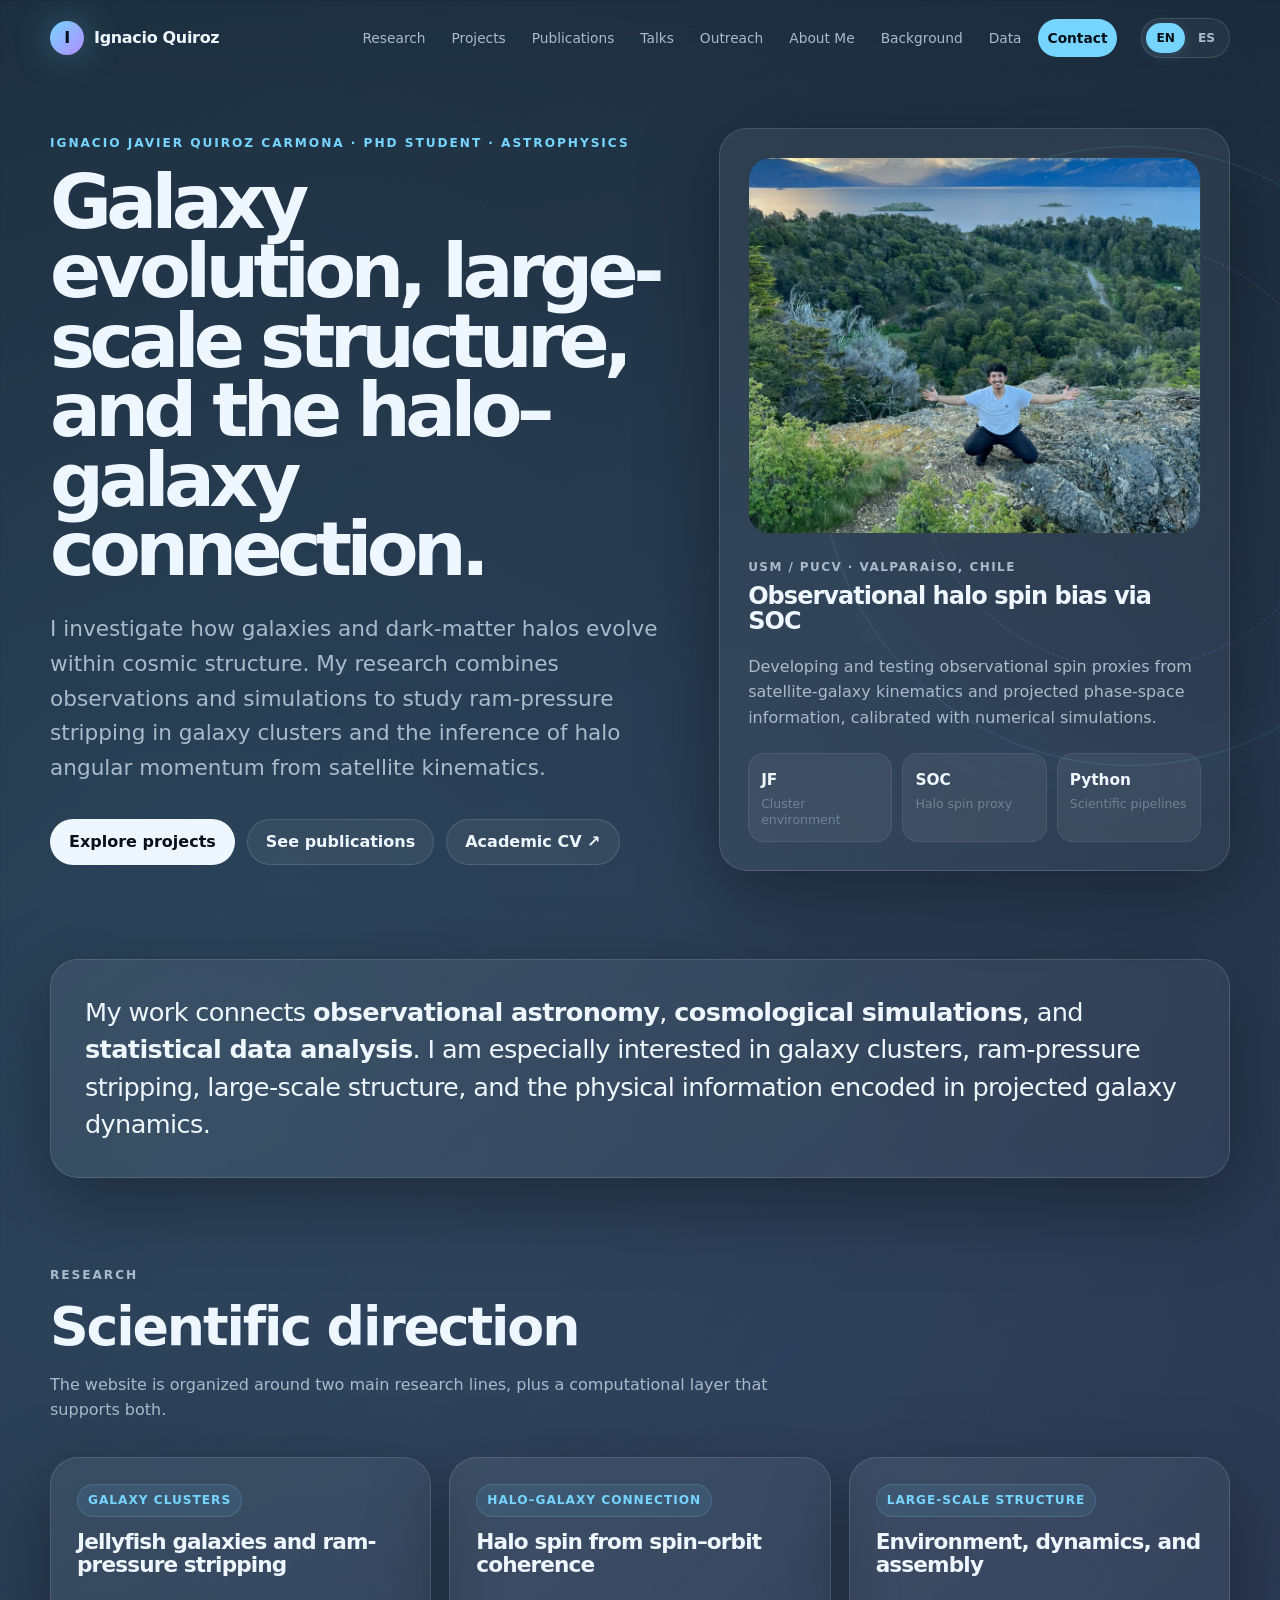
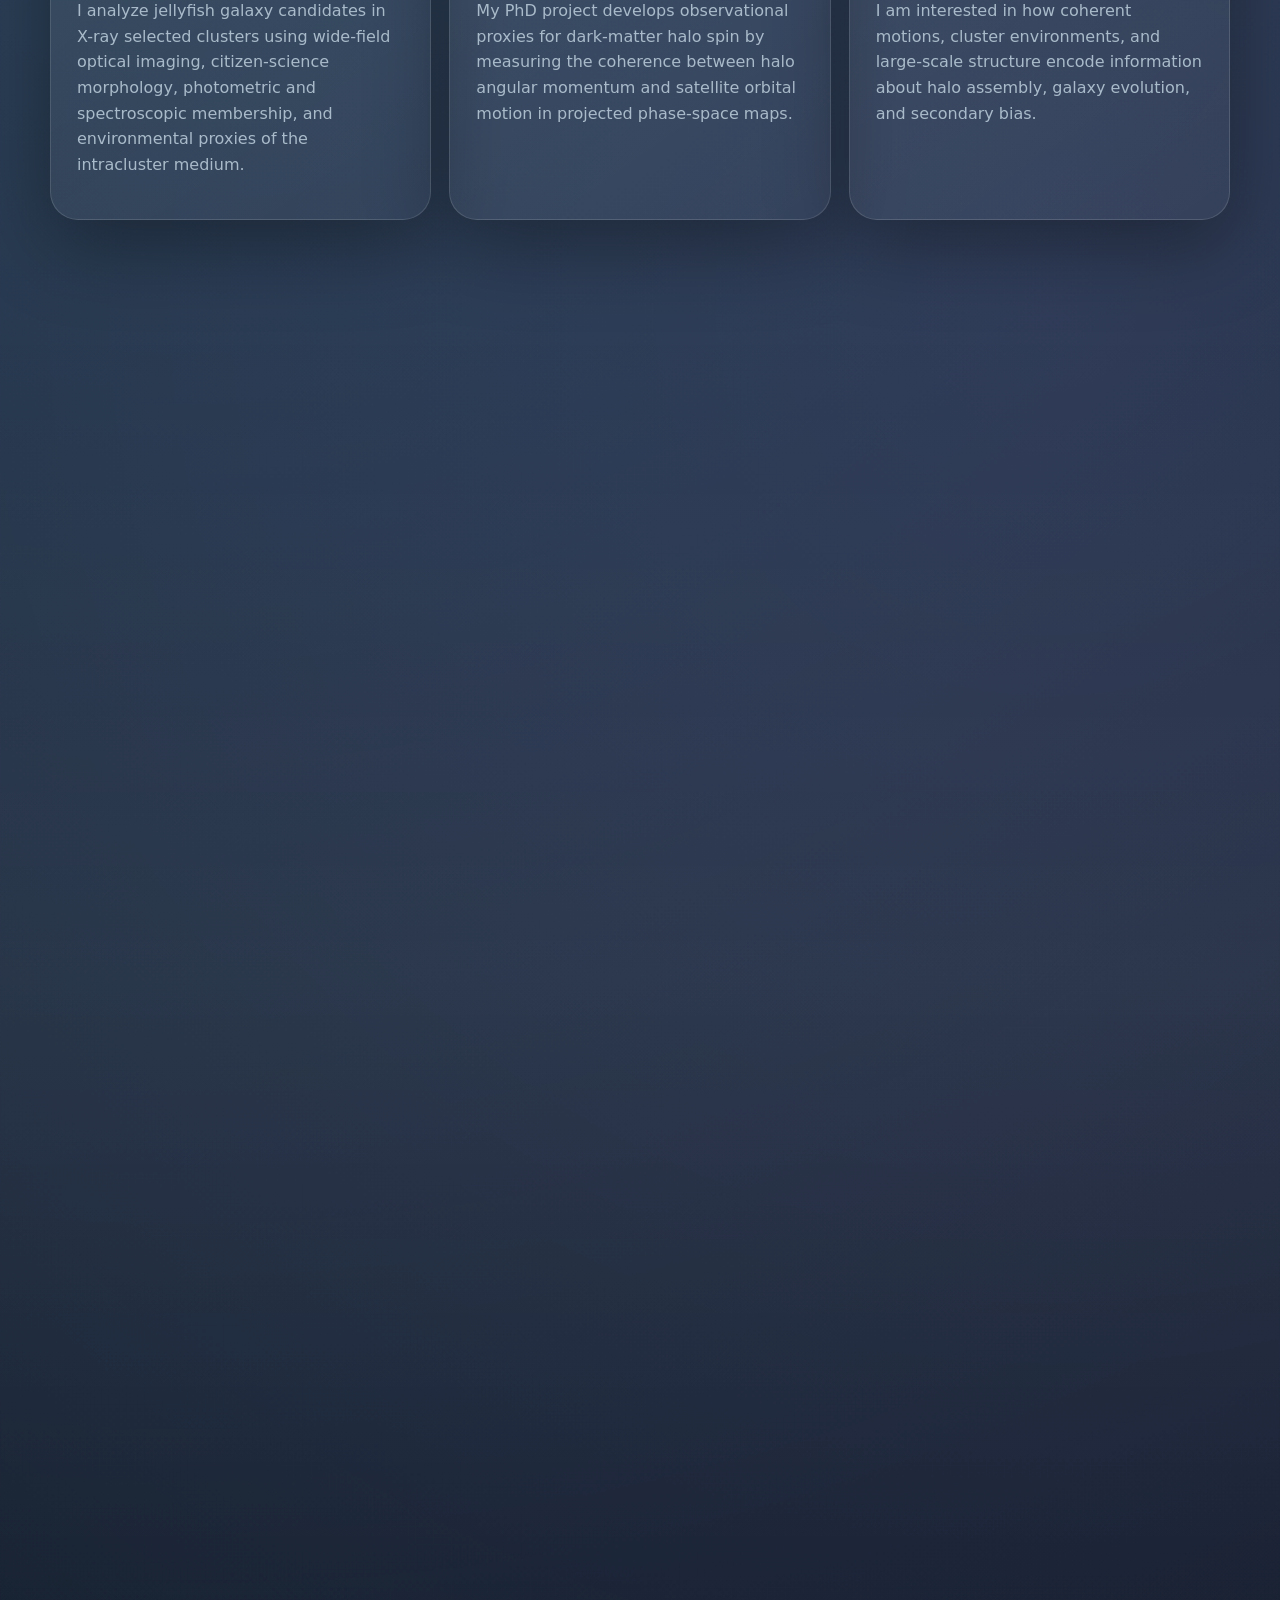
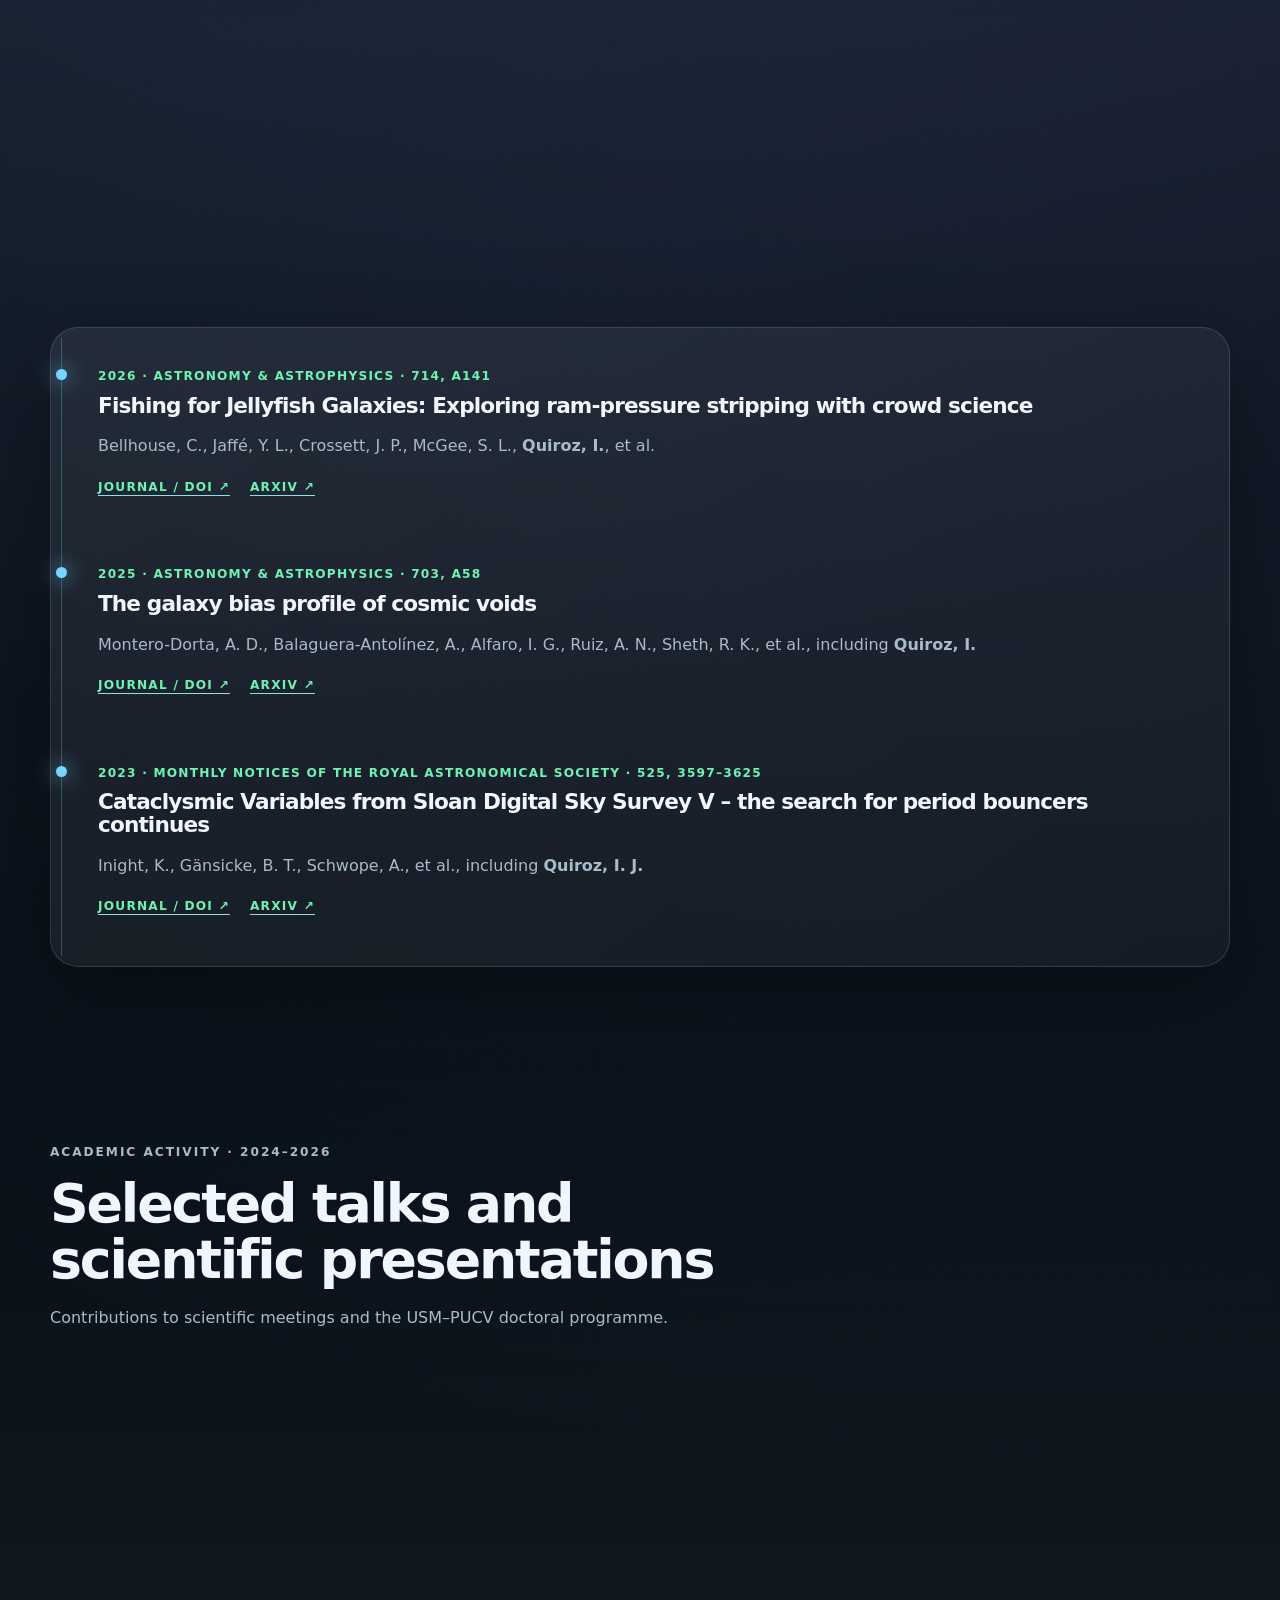
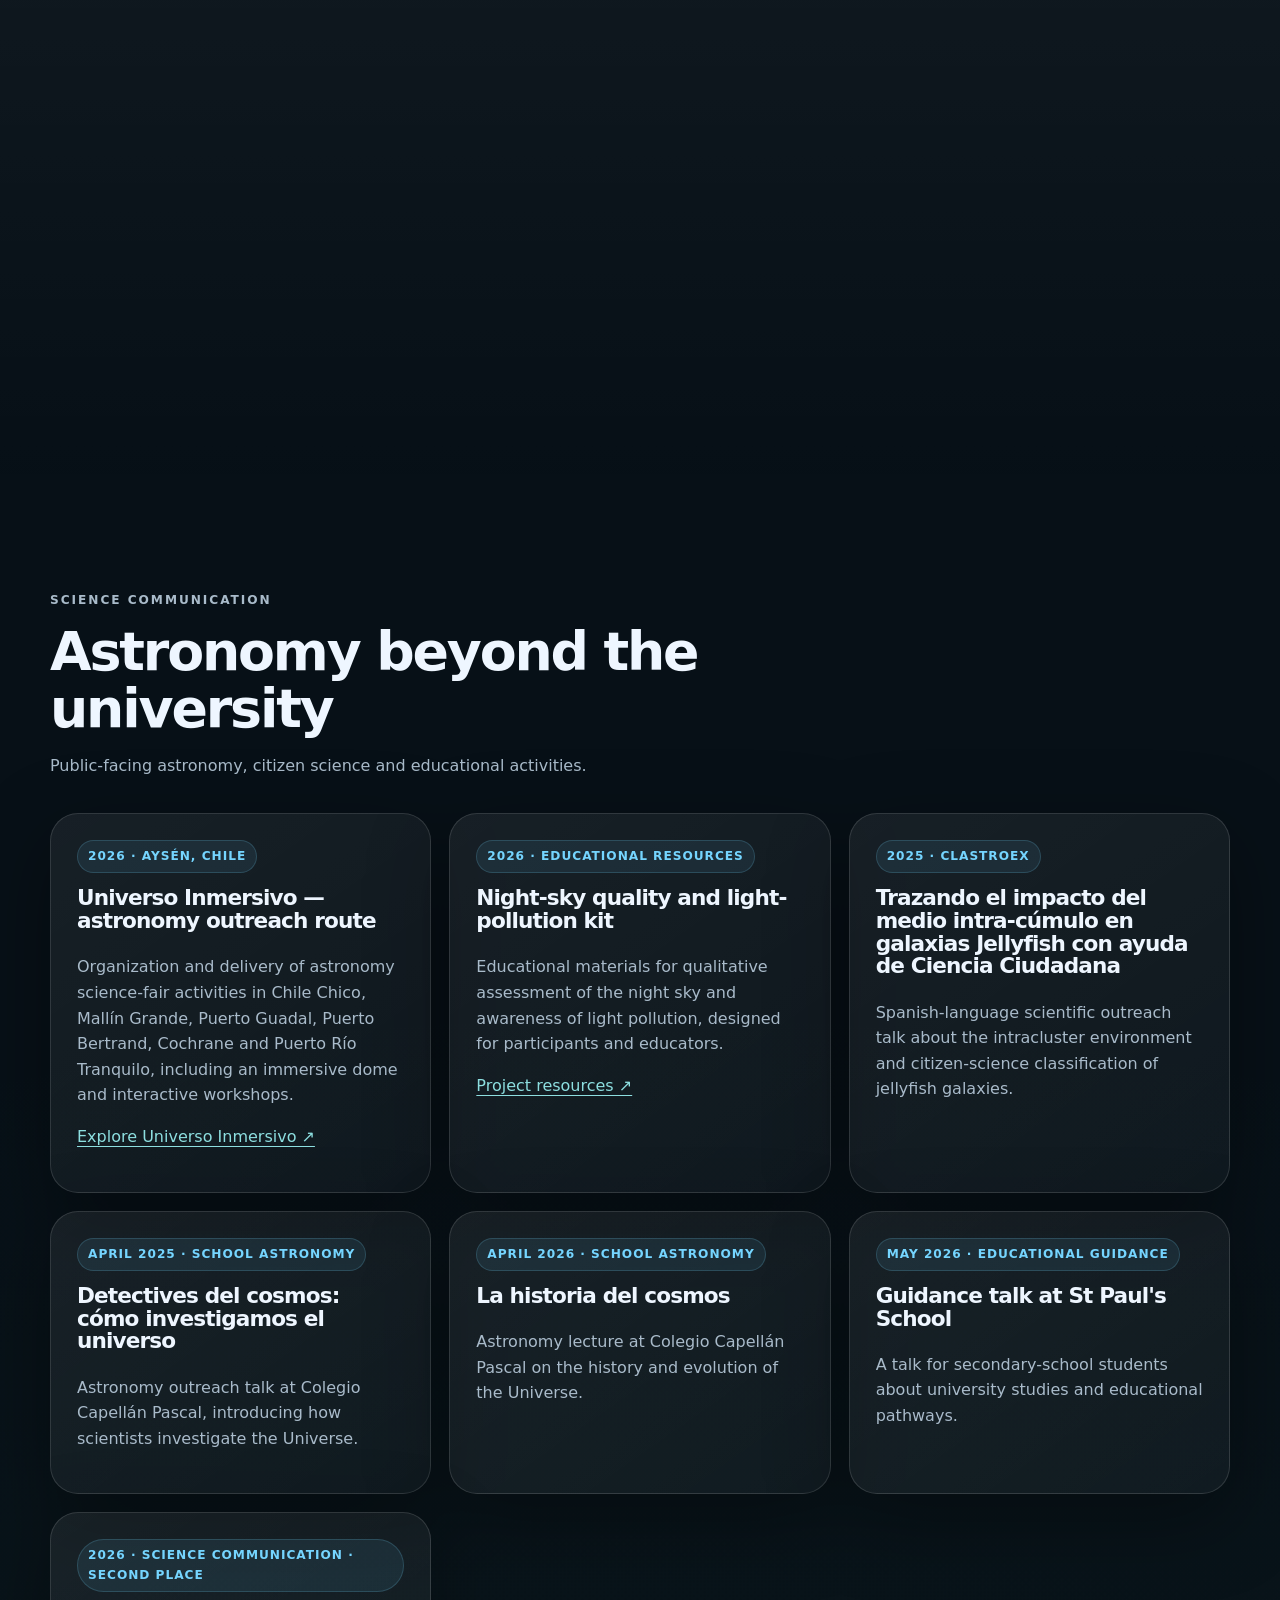
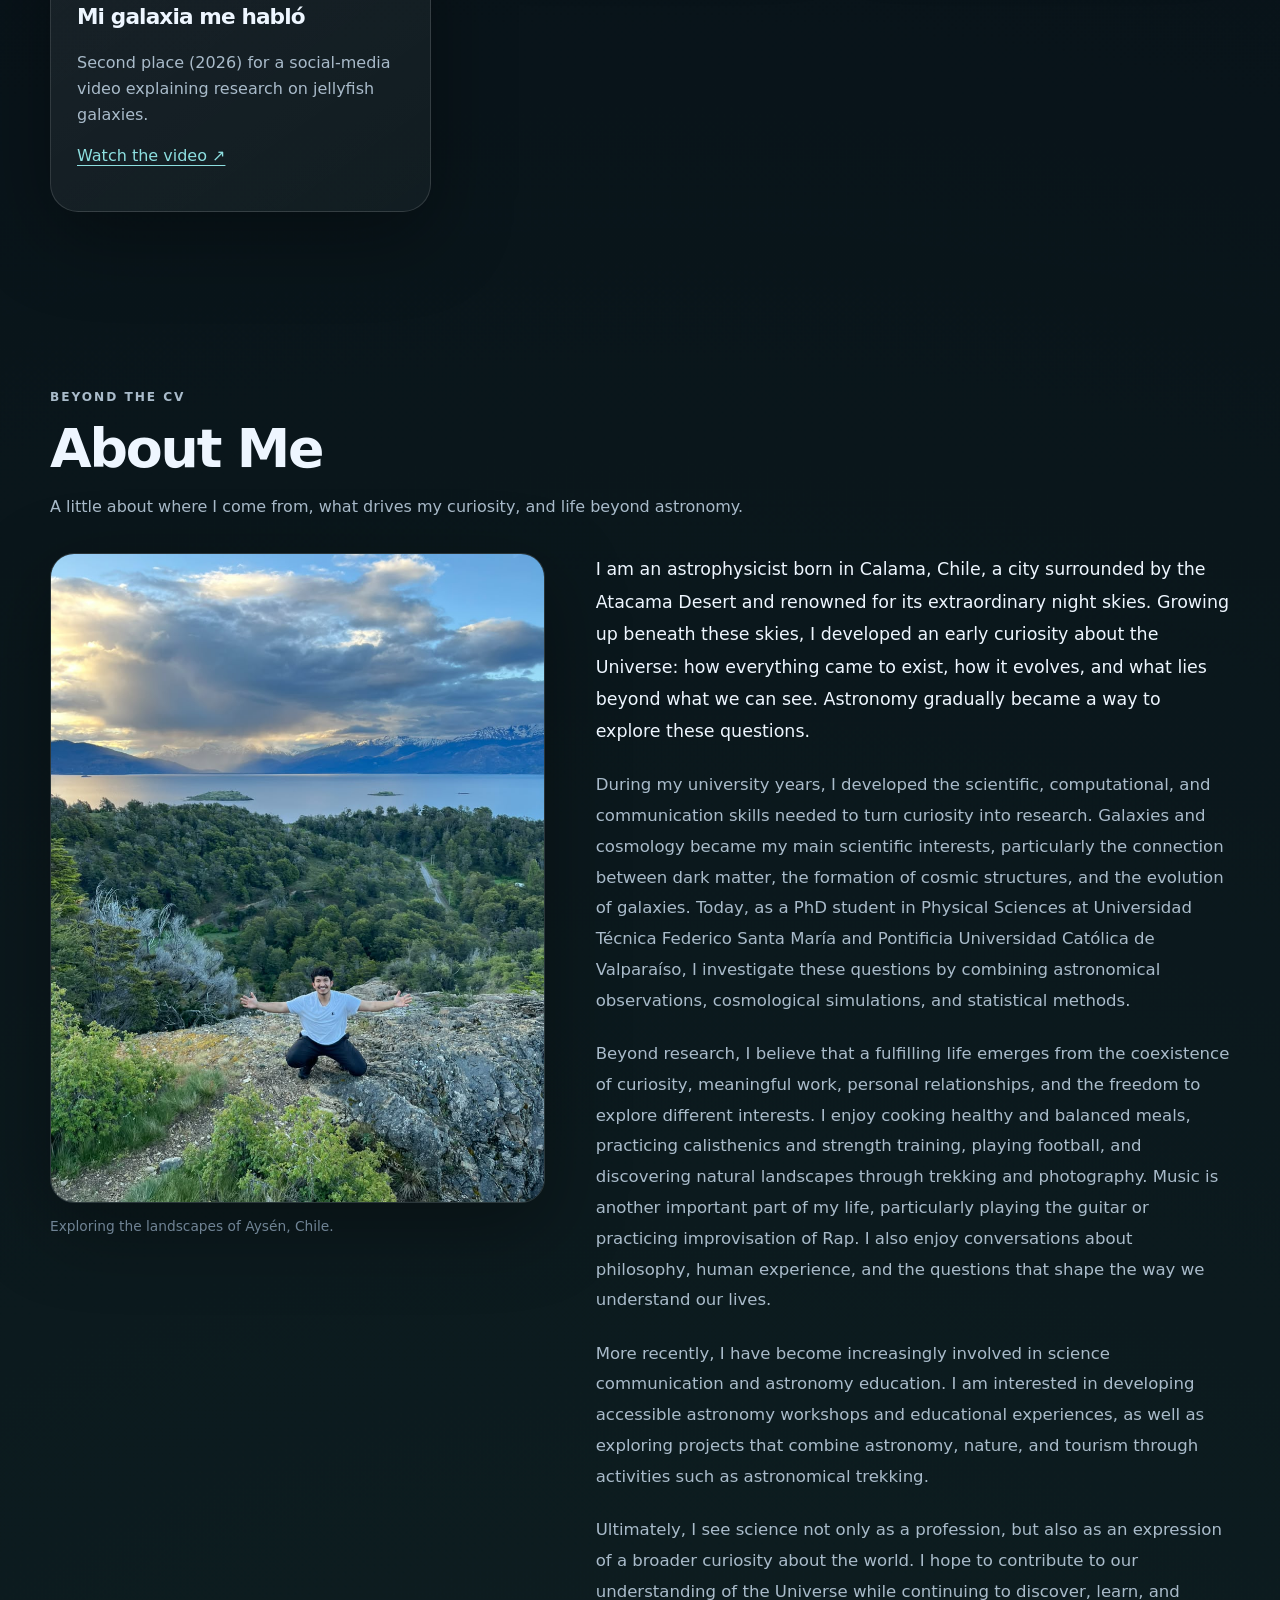
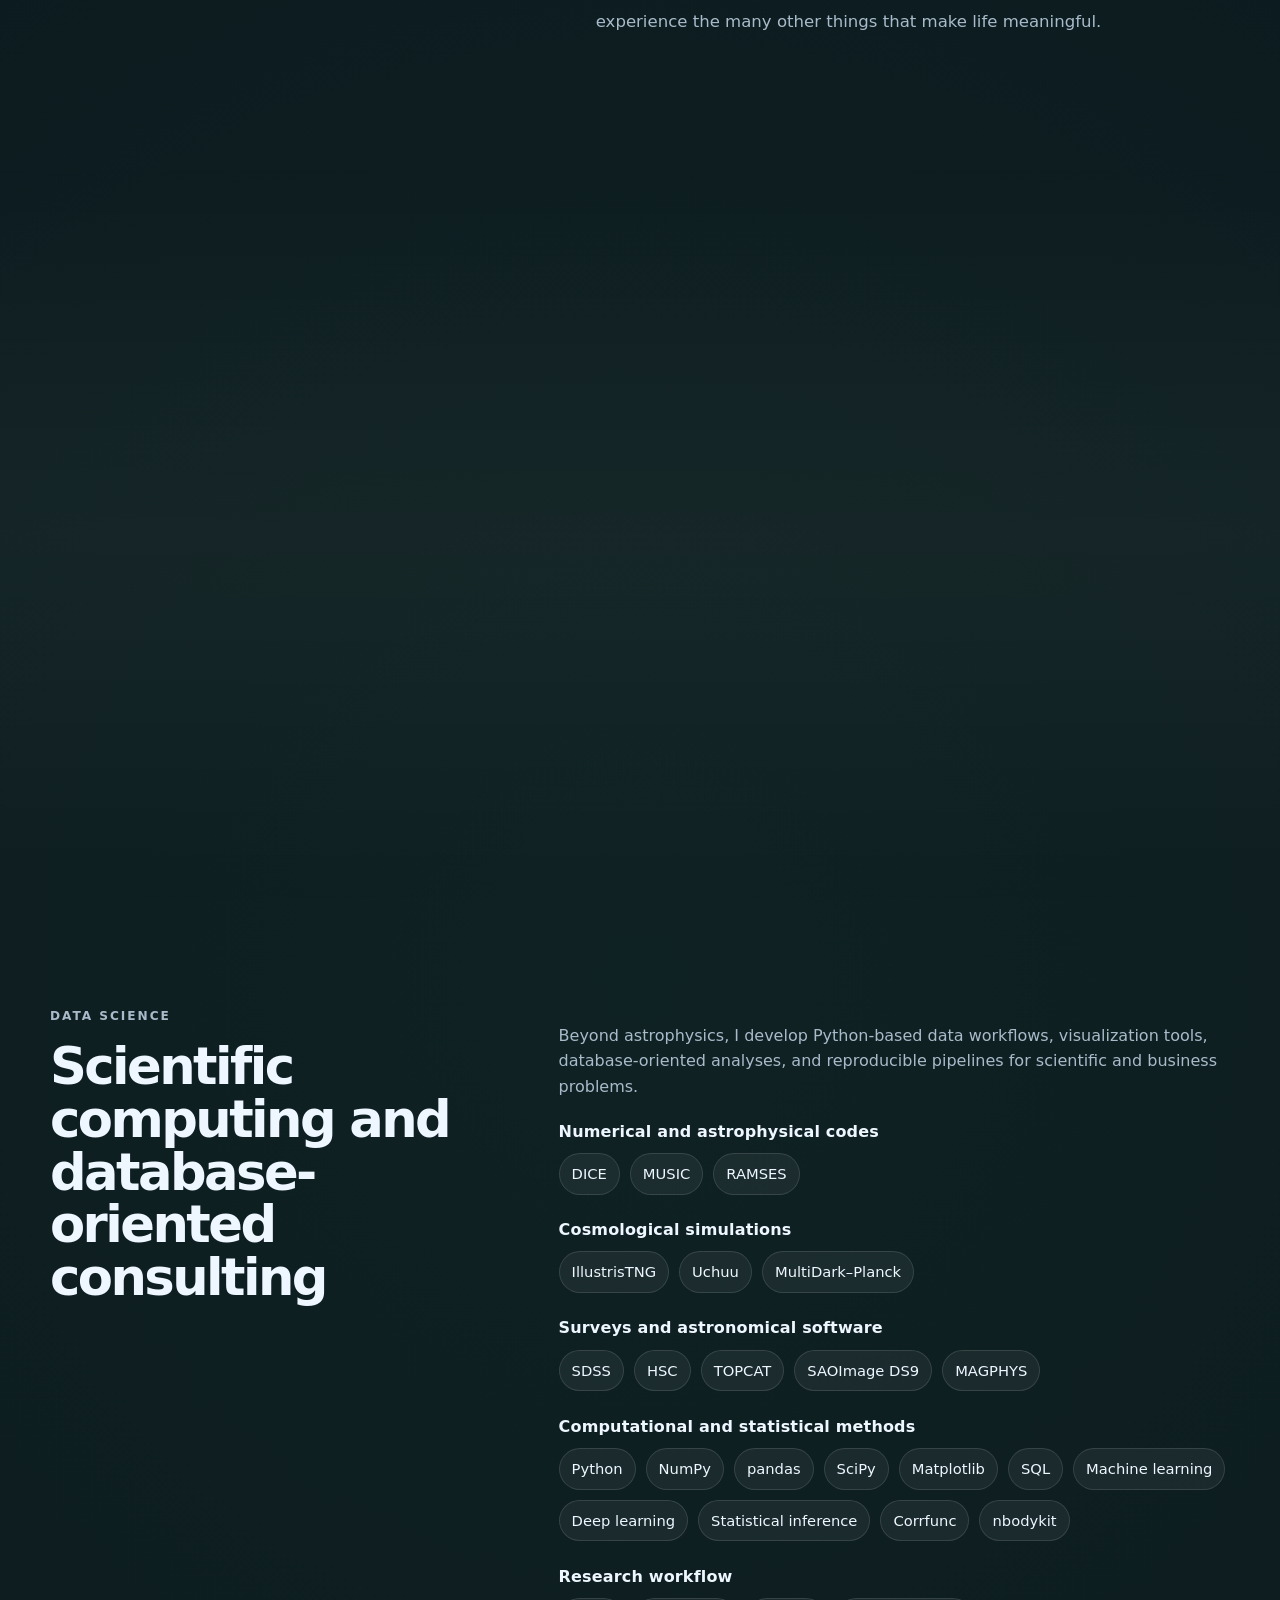
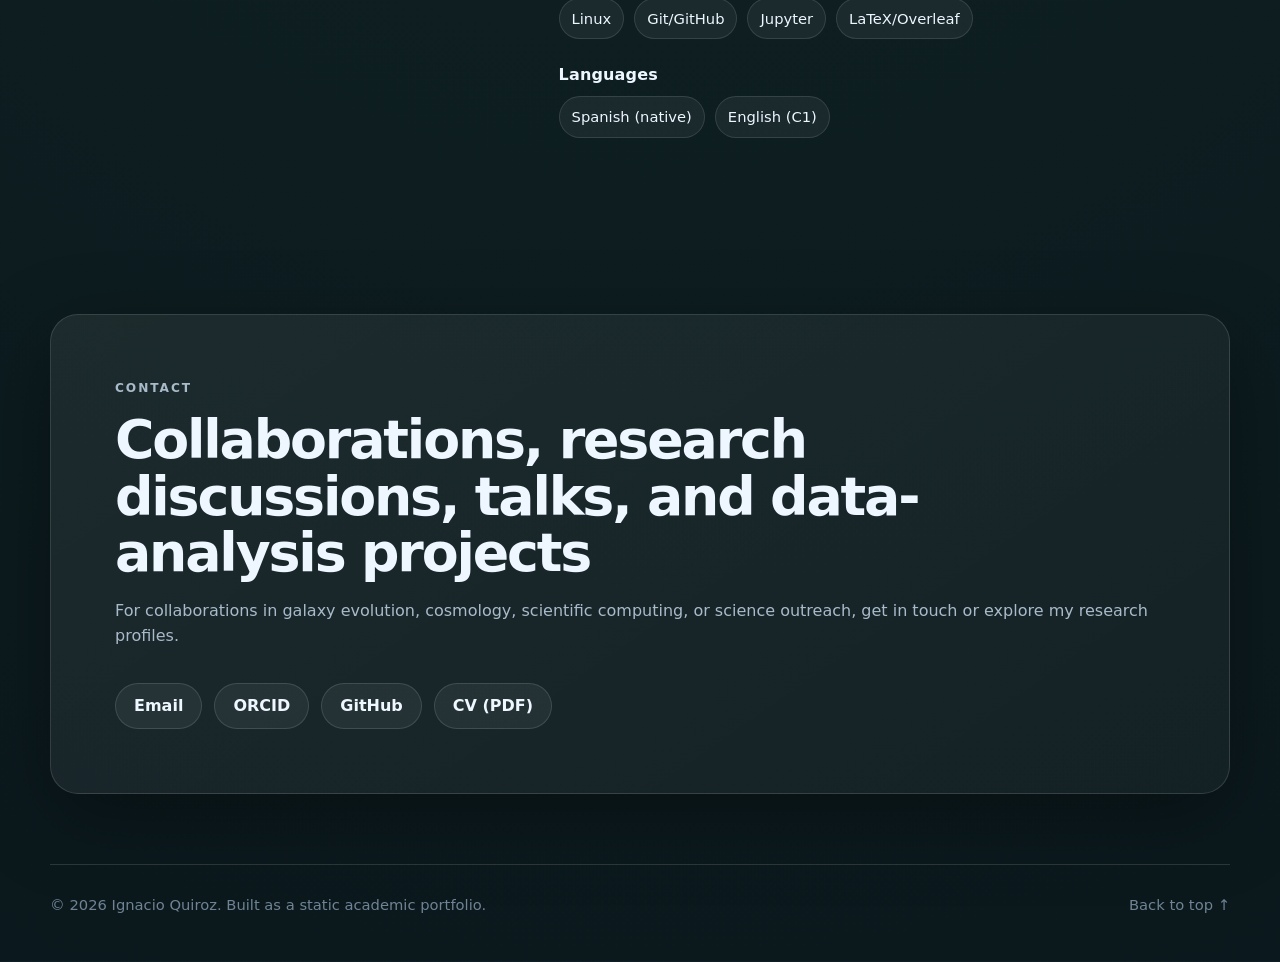
<file: index.html>
<!DOCTYPE html>

<html lang="en">
<head>
<meta charset="utf-8"/>
<meta content="width=device-width, initial-scale=1.0" name="viewport"/>
<meta content="Ignacio Quiroz — Astrophysics PhD student and data scientist working on galaxy evolution, galaxy clusters, large-scale structure, and halo spin." data-i18n-meta="description" name="description"/>
<meta content="Ignacio Javier Quiroz Carmona" name="author"/>
<meta content="#071017" name="theme-color"/>
<meta content="Ignacio Quiroz | Astrophysics &amp; Data Science" property="og:title"/>
<meta content="Research portfolio: jellyfish galaxies, galaxy clusters, halo spin, spin–orbit coherence, and data analysis." data-i18n-meta="og_description" property="og:description"/>
<meta content="website" property="og:type"/>
<title>Ignacio Quiroz Carmona | Astrophysics Researcher</title>
<link href="https://ignacioquirozc.github.io/" rel="canonical"/>
<meta content="https://ignacioquirozc.github.io/" property="og:url"/>
<link href="styles.css?v=7" rel="stylesheet"/>
<meta content="7.0.0" name="website-version"/></head>
<body>
<div aria-hidden="true" class="noise"></div>
<header class="site-header" id="top">
<div class="header-controls"><div aria-label="Language / Idioma" class="language-switch" role="group"><button aria-pressed="true" class="lang-button" data-lang="en" lang="en" type="button">EN</button><button aria-pressed="false" class="lang-button" data-lang="es" lang="es" type="button">ES</button></div><button aria-expanded="false" aria-label="Open navigation" class="nav-toggle" data-i18n-attr-aria-label="navtoggle">☰</button></div><a aria-label="Go to homepage" class="brand" data-i18n-attr-aria-label="brand" href="#top">
<span class="brand-mark">I</span>
<span>Ignacio Quiroz</span>
</a>

<nav aria-label="Main navigation" class="nav" data-i18n-attr-aria-label="navaria">
<a href="#research"><span data-i18n="t004">Research</span></a>
<a href="#projects"><span data-i18n="t005">Projects</span></a>
<a href="#publications"><span data-i18n="t006">Publications</span></a>
<a href="#talks"><span data-i18n="t007">Talks</span></a>
<a href="#outreach"><span data-i18n="t008">Outreach</span></a>
<a href="#about"><span data-i18n="t009">About Me</span></a>
<a href="#background"><span data-i18n="t010">Background</span></a>
<a href="#data"><span data-i18n="t011">Data</span></a>
<a class="nav-cta" href="#contact"><span data-i18n="t012">Contact</span></a>
</nav>
</header>
<main>
<section class="hero section" id="home">
<div aria-hidden="true" class="hero-orbit"></div>
<div class="hero-content reveal">
<p class="eyebrow"><span data-i18n="t013">Ignacio Javier Quiroz Carmona · PhD Student · Astrophysics</span></p>
<h1><span data-i18n="t014">Galaxy evolution, large-scale structure, and the halo–galaxy connection.</span></h1>
<p class="hero-text">
          <span data-i18n="t015">I investigate how galaxies and dark-matter halos evolve within cosmic structure. My research combines observations and simulations to study ram-pressure stripping in galaxy clusters and the inference of halo angular momentum from satellite kinematics.</span>
        </p>
<div class="hero-actions">
<a class="button primary" href="#projects"><span data-i18n="t016">Explore projects</span></a>
<a class="button secondary" href="#publications"><span data-i18n="t017">See publications</span></a>
<a class="button secondary" href="files/Ignacio_Quiroz_CV_2026.pdf" rel="noopener" target="_blank"><span data-i18n="t018">Academic CV ↗</span></a>
</div>
</div>
<aside class="profile-card reveal">
<div class="avatar"><img alt="Ignacio in the mountains of Aysén, Chile" data-i18n-attr-alt="heroalt" loading="eager" src="images/aysen-ignacio.jpg"/></div>
<p class="card-label">USM / PUCV · Valparaíso, Chile</p>
<h2><span data-i18n="t020">Observational halo spin bias via SOC</span></h2>
<p>
          <span data-i18n="t021">Developing and testing observational spin proxies from satellite-galaxy kinematics and projected phase-space information, calibrated with numerical simulations.</span>
        </p>
<div class="status-grid">
<div><strong>JF</strong><span><span data-i18n="t023">Cluster environment</span></span></div>
<div><strong>SOC</strong><span><span data-i18n="t025">Halo spin proxy</span></span></div>
<div><strong>Python</strong><span><span data-i18n="t027">Scientific pipelines</span></span></div>
</div>
</aside>
</section>
<section aria-label="Short profile" class="section intro-band reveal" data-i18n-attr-aria-label="profilearia">
<p>
        <span data-i18n="t028">My work connects</span> <strong><span data-i18n="t029">observational astronomy</span></strong>, <strong><span data-i18n="t031">cosmological simulations</span></strong><span data-i18n="t032">, and</span> <strong><span data-i18n="t033">statistical data analysis</span></strong><span data-i18n="t034">. I am especially interested in galaxy clusters, ram-pressure stripping, large-scale structure, and the physical information encoded in projected galaxy dynamics.</span>
      </p>
</section>
<section class="section" id="research">
<div class="section-heading reveal">
<p class="eyebrow"><span data-i18n="t004">Research</span></p>
<h2><span data-i18n="t035">Scientific direction</span></h2>
<p>
          <span data-i18n="t036">The website is organized around two main research lines, plus a computational layer that supports both.</span>
        </p>
</div>
<div class="research-grid">
<article class="research-card reveal">
<span class="tag"><span data-i18n="t037">Galaxy clusters</span></span>
<h3><span data-i18n="t038">Jellyfish galaxies and ram-pressure stripping</span></h3>
<p>
            <span data-i18n="t039">I analyze jellyfish galaxy candidates in X-ray selected clusters using wide-field optical imaging, citizen-science morphology, photometric and spectroscopic membership, and environmental proxies of the intracluster medium.</span>
          </p>
</article>
<article class="research-card reveal">
<span class="tag"><span data-i18n="t040">Halo–galaxy connection</span></span>
<h3><span data-i18n="t041">Halo spin from spin–orbit coherence</span></h3>
<p>
            <span data-i18n="t042">My PhD project develops observational proxies for dark-matter halo spin by measuring the coherence between halo angular momentum and satellite orbital motion in projected phase-space maps.</span>
          </p>
</article>
<article class="research-card reveal">
<span class="tag"><span data-i18n="t043">Large-scale structure</span></span>
<h3><span data-i18n="t044">Environment, dynamics, and assembly</span></h3>
<p>
            <span data-i18n="t045">I am interested in how coherent motions, cluster environments, and large-scale structure encode information about halo assembly, galaxy evolution, and secondary bias.</span>
          </p>
</article>
</div>
</section>
<section class="section alt" id="projects">
<div class="section-heading reveal">
<p class="eyebrow"><span data-i18n="t046">Project windows</span></p>
<h2><span data-i18n="t047">Current projects</span></h2>
<p>
          <span data-i18n="t048">Two complementary research programs linking galaxy evolution, dark-matter halo dynamics, and cosmological environments.</span>
        </p>
</div>
<div class="project-stack">
<article class="project-card reveal">
<div aria-hidden="true" class="project-visual jf-visual">
<div class="tail"></div>
<div class="galaxy"></div>
</div>
<div>
<span class="tag"><span data-i18n="t049">Project 01</span></span>
<h3><span data-i18n="t050">Jellyfish galaxies in X-ray selected clusters</span></h3>
<p>
              <span data-i18n="t051">This project studies ram-pressure stripping candidates selected from optical morphology and cluster membership information. The central goal is to quantify how jellyfish fractions, radial distributions, and tail orientations depend on host-cluster mass and intracluster-medium structure.</span>
            </p>
<ul class="clean-list">
<li><span data-i18n="t052">Citizen-science morphology calibrated with expert classifications.</span></li>
<li><span data-i18n="t053">Photometric and spectroscopic membership selection.</span></li>
<li><span data-i18n="t054">Environmental trends with host mass, core radius, temperature, and ICM proxies.</span></li>
</ul>
</div>
</article>
<article class="project-card reverse reveal">
<div aria-hidden="true" class="project-visual spin-visual">
<div class="spin-axis"></div>
<div class="orbit orbit-one"></div>
<div class="orbit orbit-two"></div>
<div class="halo-core"></div>
</div>
<div>
<span class="tag"><span data-i18n="t055">Project 02</span></span>
<h3><span data-i18n="t056">Measuring halo spin using spin–orbit coherence</span></h3>
<p>
              <span data-i18n="t057">This PhD line explores whether the projected orbital motion of satellite galaxies can be used as an observational proxy for dark-matter halo spin. The methodology combines simulations, phase-space maps, template matching, likelihood weighting, and uncertainty estimation.</span>
            </p>
<ul class="clean-list">
<li><span data-i18n="t058">Simulation calibration with DICE, Uchuu, and TNG-oriented pipelines.</span></li>
<li><span data-i18n="t059">Projected line-of-sight velocity maps, spin–orbit coherence estimators, and inclination tests.</span></li>
<li><span data-i18n="t060">Statistical calibration of spin inference and tests of secondary halo bias.</span></li>
</ul>
</div>
</article>
</div>
</section>
<section class="section" id="publications">
<div class="section-heading reveal">
<p class="eyebrow"><span data-i18n="t061">Peer-reviewed publications</span></p>
<h2><span data-i18n="t062">Selected publications</span></h2>
<p><span data-i18n="t063">Journal articles in galaxy evolution, large-scale structure, and stellar astrophysics.</span> <a class="inline-link" href="https://orcid.org/0009-0002-0350-6771" rel="noopener noreferrer" target="_blank"><span data-i18n="t064">ORCID profile ↗</span></a></p>
</div>
<div class="timeline reveal">
<div class="timeline-item">
<span>2026 · Astronomy &amp; Astrophysics · 714, A141</span>
<h3>Fishing for Jellyfish Galaxies: Exploring ram-pressure stripping with crowd science</h3>
<p>Bellhouse, C., Jaffé, Y. L., Crossett, J. P., McGee, S. L., <strong>Quiroz, I.</strong>, et al.</p>
<p class="publication-links"><a href="https://doi.org/10.1051/0004-6361/202659056" rel="noopener noreferrer" target="_blank"><span data-i18n="t070">Journal / DOI ↗</span></a><a href="https://arxiv.org/abs/2607.28739" rel="noopener noreferrer" target="_blank"><span data-i18n="t071">arXiv ↗</span></a></p>
</div>
<div class="timeline-item">
<span>2025 · Astronomy &amp; Astrophysics · 703, A58</span>
<h3>The galaxy bias profile of cosmic voids</h3>
<p>Montero-Dorta, A. D., Balaguera-Antolínez, A., Alfaro, I. G., Ruiz, A. N., Sheth, R. K., et al., including <strong>Quiroz, I.</strong></p>
<p class="publication-links"><a href="https://doi.org/10.1051/0004-6361/202555221" rel="noopener noreferrer" target="_blank"><span data-i18n="t070">Journal / DOI ↗</span></a><a href="https://arxiv.org/abs/2504.14616" rel="noopener noreferrer" target="_blank"><span data-i18n="t071">arXiv ↗</span></a></p>
</div>
<div class="timeline-item">
<span>2023 · Monthly Notices of the Royal Astronomical Society · 525, 3597–3625</span>
<h3>Cataclysmic Variables from Sloan Digital Sky Survey V – the search for period bouncers continues</h3>
<p>Inight, K., Gänsicke, B. T., Schwope, A., et al., including <strong>Quiroz, I. J.</strong></p>
<p class="publication-links"><a href="https://doi.org/10.1093/mnras/stad2409" rel="noopener noreferrer" target="_blank"><span data-i18n="t070">Journal / DOI ↗</span></a><a href="https://arxiv.org/abs/2305.13371" rel="noopener noreferrer" target="_blank"><span data-i18n="t071">arXiv ↗</span></a></p>
</div>
</div>
</section>
<section class="section alt" id="talks">
<div class="section-heading reveal">
<p class="eyebrow"><span data-i18n="t079">Academic activity · 2024–2026</span></p>
<h2><span data-i18n="t080">Selected talks and scientific presentations</span></h2>
<p><span data-i18n="t081">Contributions to scientific meetings and the USM–PUCV doctoral programme.</span></p>
</div>
<div class="talks-grid">
<article class="card reveal"><p class="eyebrow">2026 · SOCHIAS</p><h3>Measuring Halo Spin in Galaxy Clusters through Spin–Orbit Coherence</h3><p><span data-i18n="t084">Oral presentation.</span></p></article>
<article class="card reveal"><p class="eyebrow">2026 · PANORAMAS</p><h3>Measuring Halo Spin Through Galaxy Clusters</h3><p><span data-i18n="t087">USM–PUCV doctoral programme.</span></p></article>
<article class="card reveal"><p class="eyebrow">2025 · SOCHIAS XX</p><h3>Characterizing Jellyfish Galaxy Candidates in X-ray Cluster Surveys via Optical Imaging and Crowdsourced Classification</h3><p><span data-i18n="t090">Puerto Montt, Chile · Oral presentation.</span></p></article>
<article class="card reveal"><p class="eyebrow">2025 · PANORAMAS</p><h3>Observational Measurement of Halo Spin Bias via Spin–Orbit Coherence</h3><p><span data-i18n="t087">USM–PUCV doctoral programme.</span></p></article>
<article class="card reveal"><p class="eyebrow">2024 · SOCHIAS XIX</p><h3>Towards an Observational Detection of Halo Spin Bias</h3><p><span data-i18n="t095">Arica, Chile · Scientific presentation.</span></p></article>
<article class="card reveal"><p class="eyebrow">2024 · PANORAMAS</p><h3>The Role of Halo Secondary Bias in Dark Matter Halo Clustering</h3><p><span data-i18n="t087">USM–PUCV doctoral programme.</span></p></article>
</div>
</section>
<section class="section" id="outreach">
<div class="section-heading reveal">
<p class="eyebrow"><span data-i18n="t098">Science communication</span></p><h2><span data-i18n="t099">Astronomy beyond the university</span></h2>
<p><span data-i18n="t100">Public-facing astronomy, citizen science and educational activities.</span></p>
</div>
<div class="research-grid">
<article class="research-card reveal">
<span class="tag">2026 · Aysén, Chile</span>
<h3><span data-i18n="t102">Universo Inmersivo — astronomy outreach route</span></h3>
<p><span data-i18n="t103">Organization and delivery of astronomy science-fair activities in Chile Chico, Mallín Grande, Puerto Guadal, Puerto Bertrand, Cochrane and Puerto Río Tranquilo, including an immersive dome and interactive workshops.</span></p>
<p><a class="inline-link" href="https://www.universoinmersivo.cl/" rel="noopener noreferrer" target="_blank"><span data-i18n="t104">Explore Universo Inmersivo ↗</span></a></p>
</article>
<article class="research-card reveal">
<span class="tag"><span data-i18n="t105">2026 · Educational resources</span></span>
<h3><span data-i18n="t106">Night-sky quality and light-pollution kit</span></h3>
<p><span data-i18n="t107">Educational materials for qualitative assessment of the night sky and awareness of light pollution, designed for participants and educators.</span></p>
<p><a class="inline-link" href="https://www.universoinmersivo.cl/contaminacin-lumnica" rel="noopener noreferrer" target="_blank"><span data-i18n="t108">Project resources ↗</span></a></p>
</article>
<article class="research-card reveal">
<span class="tag">2025 · CLASTROEX</span>
<h3>Trazando el impacto del medio intra-cúmulo en galaxias Jellyfish con ayuda de Ciencia Ciudadana</h3>
<p><span data-i18n="t111">Spanish-language scientific outreach talk about the intracluster environment and citizen-science classification of jellyfish galaxies.</span></p>
</article>
<article class="research-card reveal">
<span class="tag"><span data-i18n="school_pascal_2025_tag">April 2025 · School astronomy</span></span>
<h3>Detectives del cosmos: cómo investigamos el universo</h3>
<p><span data-i18n="school_pascal_2025_desc">Astronomy outreach talk at Colegio Capellán Pascal, introducing how scientists investigate the Universe.</span></p>
</article>
<article class="research-card reveal">
<span class="tag"><span data-i18n="school_pascal_2026_tag">April 2026 · School astronomy</span></span>
<h3>La historia del cosmos</h3>
<p><span data-i18n="school_pascal_2026_desc">Astronomy lecture at Colegio Capellán Pascal on the history and evolution of the Universe.</span></p>
</article>
<article class="research-card reveal">
<span class="tag"><span data-i18n="school_stpauls_tag">May 2026 · Educational guidance</span></span>
<h3><span data-i18n="school_stpauls_title">Guidance talk at St Paul's School</span></h3>
<p><span data-i18n="school_stpauls_desc">A talk for secondary-school students about university studies and educational pathways.</span></p>
</article>
<article class="research-card reveal">
<span class="tag"><span data-i18n="video_award_tag">2026 · Science communication · Second place</span></span>
<h3>Mi galaxia me habló</h3>
<p><span data-i18n="video_award_desc">Second place (2026) for a social-media video explaining research on jellyfish galaxies.</span></p>
<p><a class="inline-link" href="https://www.instagram.com/reel/DZuyDf0ROZ7/" rel="noopener noreferrer" target="_blank"><span data-i18n="video_award_link">Watch the video ↗</span></a></p>
</article>
</div>
</section>
<section class="section about-section" id="about">
<div class="section-heading reveal">
<p class="eyebrow"><span data-i18n="t112">Beyond the CV</span></p>
<h2><span data-i18n="t009">About Me</span></h2>
<p><span data-i18n="t113">A little about where I come from, what drives my curiosity, and life beyond astronomy.</span></p>
</div>
<div class="about-layout">
<figure class="about-photo reveal">
<img alt="Ignacio in a natural landscape overlooking mountains and a lake in Chilean Patagonia" data-i18n-attr-alt="aboutalt" loading="lazy" src="images/aysen-ignacio.jpg"/>
<figcaption><span data-i18n="t114">Exploring the landscapes of Aysén, Chile.</span></figcaption>
</figure>
<div class="about-story reveal">
<p><span data-i18n="t115">I am an astrophysicist born in Calama, Chile, a city surrounded by the Atacama Desert and renowned for its extraordinary night skies. Growing up beneath these skies, I developed an early curiosity about the Universe: how everything came to exist, how it evolves, and what lies beyond what we can see. Astronomy gradually became a way to explore these questions.</span></p>
<p><span data-i18n="t116">During my university years, I developed the scientific, computational, and communication skills needed to turn curiosity into research. Galaxies and cosmology became my main scientific interests, particularly the connection between dark matter, the formation of cosmic structures, and the evolution of galaxies. Today, as a PhD student in Physical Sciences at Universidad Técnica Federico Santa María and Pontificia Universidad Católica de Valparaíso, I investigate these questions by combining astronomical observations, cosmological simulations, and statistical methods.</span></p>
<p><span data-i18n="t117">Beyond research, I believe that a fulfilling life emerges from the coexistence of curiosity, meaningful work, personal relationships, and the freedom to explore different interests. I enjoy cooking healthy and balanced meals, practicing calisthenics and strength training, playing football, and discovering natural landscapes through trekking and photography. Music is another important part of my life, particularly playing the guitar or practicing improvisation of Rap. I also enjoy conversations about philosophy, human experience, and the questions that shape the way we understand our lives.</span></p>
<p><span data-i18n="t118">More recently, I have become increasingly involved in science communication and astronomy education. I am interested in developing accessible astronomy workshops and educational experiences, as well as exploring projects that combine astronomy, nature, and tourism through activities such as astronomical trekking.</span></p>
<p><span data-i18n="t119">Ultimately, I see science not only as a profession, but also as an expression of a broader curiosity about the world. I hope to contribute to our understanding of the Universe while continuing to discover, learn, and experience the many other things that make life meaningful.</span></p>
</div>
</div>
</section>
<section class="section alt" id="background">
<div class="section-heading reveal">
<p class="eyebrow"><span data-i18n="t120">Academic background</span></p><h2><span data-i18n="t121">Education, teaching and recognition</span></h2>
</div>
<div class="background-grid">
<article class="card reveal">
<h3><span data-i18n="t122">Education</span></h3>
<p><strong><span data-i18n="t123">2024–present</span></strong><br/><span data-i18n="t124">PhD in Physical Sciences, joint programme of Universidad Técnica Federico Santa María (USM) and Pontificia Universidad Católica de Valparaíso (PUCV).</span></p>
<p><strong>2023</strong><br/><span data-i18n="t126">Bachelor's degree in Astrophysics, USM. Undergraduate thesis on jellyfish galaxies in X-ray cluster surveys (supervisor: Dr Rory Smith).</span></p>
</article>
<article class="card reveal">
<h3><span data-i18n="t127">Teaching</span></h3>
<p><span data-i18n="t128">Teaching assistant at USM across Cosmology, Extragalactic Astrophysics, Advanced Extragalactic Astrophysics, Introduction to Astrophysics, General Physics III, and Circumstellar Environments and Planetary Systems (2022–2026).</span></p>
</article>
<article class="card reveal">
<h3><span data-i18n="t129">Recognition &amp; training</span></h3>
<p><strong>2023</strong> <span data-i18n="t130">— Federico Santa María Carrera academic award.</span></p>
<p><strong>2024</strong> <span data-i18n="t132">— XXXV Canary Islands Winter School of Astrophysics:</span> <em>Baryonic Cycle Across Space and Time</em>.</p>
</article>
</div>
</section>
<section class="section split" id="data">
<div class="reveal">
<p class="eyebrow"><span data-i18n="t135">Data science</span></p>
<h2><span data-i18n="t136">Scientific computing and database-oriented consulting</span></h2>
</div>
<div class="reveal">
<p>
          <span data-i18n="t137">Beyond astrophysics, I develop Python-based data workflows, visualization tools, database-oriented analyses, and reproducible pipelines for scientific and business problems.</span>
        </p>
<div class="technical-groups">
  <div class="technical-group"><h3 data-i18n="tech_codes">Numerical and astrophysical codes</h3><div class="skill-list"><span>DICE</span><span>MUSIC</span><span>RAMSES</span></div></div>
  <div class="technical-group"><h3 data-i18n="tech_sims">Cosmological simulations</h3><div class="skill-list"><span>IllustrisTNG</span><span>Uchuu</span><span>MultiDark–Planck</span></div></div>
  <div class="technical-group"><h3 data-i18n="tech_surveys">Surveys and astronomical software</h3><div class="skill-list"><span>SDSS</span><span>HSC</span><span>TOPCAT</span><span>SAOImage DS9</span><span>MAGPHYS</span></div></div>
  <div class="technical-group"><h3 data-i18n="tech_methods">Computational and statistical methods</h3><div class="skill-list"><span>Python</span><span>NumPy</span><span>pandas</span><span>SciPy</span><span>Matplotlib</span><span>SQL</span><span data-i18n="tech_ml">Machine learning</span><span data-i18n="tech_dl">Deep learning</span><span data-i18n="tech_si">Statistical inference</span><span>Corrfunc</span><span>nbodykit</span></div></div>
  <div class="technical-group"><h3 data-i18n="tech_workflow">Research workflow</h3><div class="skill-list"><span>Linux</span><span>Git/GitHub</span><span>Jupyter</span><span>LaTeX/Overleaf</span></div></div>
  <div class="technical-group"><h3 data-i18n="tech_languages">Languages</h3><div class="skill-list"><span data-i18n="lang_spanish">Spanish (native)</span><span data-i18n="lang_english">English (C1)</span></div></div>
</div>
</div>
</section>
<section class="section contact" id="contact">
<div class="contact-card reveal">
<p class="eyebrow"><span data-i18n="t012">Contact</span></p>
<h2><span data-i18n="t150">Collaborations, research discussions, talks, and data-analysis projects</span></h2>
<p>
          <span data-i18n="t151">For collaborations in galaxy evolution, cosmology, scientific computing, or science outreach, get in touch or explore my research profiles.</span>
        </p>
<div class="contact-links">
<a href="mailto:quirozignacio3@gmail.com"><span data-i18n="t152">Email</span></a>
<a href="https://orcid.org/0009-0002-0350-6771" rel="noopener noreferrer" target="_blank">ORCID</a>
<a href="https://github.com/ignacioquirozc" rel="noopener noreferrer" target="_blank">GitHub</a>
<a href="files/Ignacio_Quiroz_CV_2026.pdf" rel="noopener" target="_blank"><span data-i18n="t155">CV (PDF)</span></a>
</div>
</div>
</section>
</main>
<footer class="footer">
<p>© <span id="year"></span> <span data-i18n="t157">Ignacio Quiroz. Built as a static academic portfolio.</span></p>
<a href="#top"><span data-i18n="t158">Back to top ↑</span></a>
</footer>
<script src="translations.js?v=8"></script><script src="script.js?v=8"></script>
</body>
</html>
</file>
<file: styles.css>
:root {
  --bg: #071017;
  --bg-soft: #0c1924;
  --bg-card: rgba(255, 255, 255, 0.065);
  --bg-card-strong: rgba(255, 255, 255, 0.105);
  --text: #eef6ff;
  --muted: #a9bbca;
  --faint: #6f8394;
  --line: rgba(255, 255, 255, 0.13);
  --accent: #75d5ff;
  --accent-2: #b28cff;
  --accent-3: #70f2b4;
  --shadow: 0 24px 80px rgba(0, 0, 0, 0.35);
  --radius: 28px;
  --radius-small: 16px;
  --max-width: 1180px;
}

* {
  box-sizing: border-box;
}

html {
  scroll-behavior: smooth;
}

body {
  margin: 0;
  font-family: Inter, ui-sans-serif, system-ui, -apple-system, BlinkMacSystemFont, "Segoe UI", sans-serif;
  color: var(--text);
  background:
    radial-gradient(circle at 15% 10%, rgba(117, 213, 255, 0.22), transparent 30%),
    radial-gradient(circle at 82% 18%, rgba(178, 140, 255, 0.18), transparent 32%),
    radial-gradient(circle at 50% 85%, rgba(112, 242, 180, 0.08), transparent 36%),
    var(--bg);
  line-height: 1.6;
  overflow-x: hidden;
}

body.nav-open {
  overflow: hidden;
}

.noise {
  position: fixed;
  inset: 0;
  pointer-events: none;
  opacity: 0.065;
  z-index: 0;
  background-image:
    linear-gradient(rgba(255,255,255,0.08) 1px, transparent 1px),
    linear-gradient(90deg, rgba(255,255,255,0.08) 1px, transparent 1px);
  background-size: 58px 58px;
  mask-image: radial-gradient(circle at center, black 0%, transparent 80%);
}

img, svg {
  max-width: 100%;
}

a {
  color: inherit;
  text-decoration: none;
}

.site-header {
  position: sticky;
  top: 0;
  z-index: 20;
  display: flex;
  align-items: center;
  justify-content: space-between;
  max-width: calc(var(--max-width) + 48px);
  margin: 0 auto;
  padding: 18px 24px;
  backdrop-filter: blur(18px);
}

.site-header.scrolled {
  background: rgba(7, 16, 23, 0.78);
  border-bottom: 1px solid var(--line);
}

.brand {
  display: inline-flex;
  gap: 10px;
  align-items: center;
  font-weight: 800;
  letter-spacing: -0.02em;
}

.brand-mark {
  display: grid;
  place-items: center;
  width: 34px;
  height: 34px;
  border-radius: 50%;
  background: linear-gradient(135deg, var(--accent), var(--accent-2));
  color: #061019;
  box-shadow: 0 0 36px rgba(117, 213, 255, 0.35);
}

.nav {
  display: flex;
  align-items: center;
  gap: 6px;
}

.nav a {
  padding: 9px 12px;
  color: var(--muted);
  border-radius: 999px;
  font-size: 0.94rem;
  transition: 180ms ease;
}

.nav a:hover {
  color: var(--text);
  background: rgba(255, 255, 255, 0.075);
}

.nav-cta {
  color: #061019 !important;
  background: var(--accent) !important;
  font-weight: 700;
}

.nav-toggle {
  display: none;
  color: var(--text);
  background: rgba(255, 255, 255, 0.1);
  border: 1px solid var(--line);
  border-radius: 12px;
  padding: 8px 11px;
  font-size: 1.1rem;
}

.section {
  position: relative;
  z-index: 1;
  width: min(var(--max-width), calc(100% - 40px));
  margin: 0 auto;
  padding: 88px 0;
}

.hero {
  min-height: calc(100vh - 82px);
  display: grid;
  grid-template-columns: 1.16fr 0.84fr;
  gap: 42px;
  align-items: center;
  padding-top: 52px;
}

.hero h1 {
  margin: 0;
  max-width: 820px;
  font-size: clamp(3rem, 8vw, 6.6rem);
  line-height: 0.92;
  letter-spacing: -0.075em;
}

.hero-text {
  max-width: 710px;
  margin: 28px 0 0;
  color: var(--muted);
  font-size: clamp(1.08rem, 2vw, 1.35rem);
}

.eyebrow {
  margin: 0 0 14px;
  color: var(--accent);
  text-transform: uppercase;
  letter-spacing: 0.16em;
  font-size: 0.76rem;
  font-weight: 800;
}

.hero-actions, .contact-links {
  display: flex;
  gap: 12px;
  flex-wrap: wrap;
  margin-top: 34px;
}

.button, .contact-links a {
  display: inline-flex;
  align-items: center;
  justify-content: center;
  min-height: 46px;
  padding: 0 18px;
  border-radius: 999px;
  border: 1px solid var(--line);
  font-weight: 750;
  transition: transform 180ms ease, background 180ms ease, border-color 180ms ease;
}

.button:hover, .contact-links a:hover {
  transform: translateY(-2px);
}

.primary {
  background: var(--text);
  color: #061019;
}

.secondary, .contact-links a {
  background: rgba(255, 255, 255, 0.06);
  color: var(--text);
}

.profile-card, .research-card, .card, .timeline, .project-card, .contact-card, .intro-band {
  background: linear-gradient(145deg, var(--bg-card), rgba(255,255,255,0.035));
  border: 1px solid var(--line);
  border-radius: var(--radius);
  box-shadow: var(--shadow);
}

.profile-card {
  padding: 28px;
  transform: translateY(18px);
}

.avatar {
  width: 100%;
  aspect-ratio: 1.2 / 1;
  display: grid;
  place-items: center;
  margin-bottom: 24px;
  border-radius: 22px;
  background:
    radial-gradient(circle at 52% 38%, rgba(117,213,255,0.25), transparent 22%),
    radial-gradient(circle at 52% 38%, rgba(178,140,255,0.32), transparent 6%),
    linear-gradient(135deg, rgba(255,255,255,0.07), rgba(255,255,255,0.02));
  border: 1px solid rgba(255,255,255,0.12);
  color: var(--faint);
  text-align: center;
  font-weight: 700;
}

.card-label {
  color: var(--accent-3);
  font-weight: 800;
  margin: 0 0 6px;
  text-transform: uppercase;
  letter-spacing: 0.12em;
  font-size: 0.75rem;
}

.profile-card h2,
.section-heading h2,
.project-card h3,
.research-card h3,
.card h3,
.timeline h3,
.contact-card h2 {
  margin-top: 0;
  letter-spacing: -0.04em;
  line-height: 1.05;
}

.profile-card p, .research-card p, .card p, .project-card p, .timeline p, .contact-card p, .split p, .section-heading p {
  color: var(--muted);
}

.status-grid {
  display: grid;
  grid-template-columns: repeat(3, 1fr);
  gap: 10px;
  margin-top: 22px;
}

.status-grid div {
  padding: 14px 12px;
  border-radius: 16px;
  background: rgba(255,255,255,0.06);
  border: 1px solid rgba(255,255,255,0.08);
}

.status-grid strong, .status-grid span {
  display: block;
}

.status-grid strong {
  font-size: 0.96rem;
}

.status-grid span {
  margin-top: 4px;
  color: var(--faint);
  font-size: 0.78rem;
  line-height: 1.25;
}

.hero-orbit {
  position: absolute;
  width: 620px;
  height: 620px;
  right: -210px;
  top: 70px;
  border: 1px solid rgba(117, 213, 255, 0.16);
  border-radius: 50%;
  box-shadow: inset 0 0 80px rgba(117,213,255,0.04), 0 0 120px rgba(117,213,255,0.05);
  animation: rotateSlow 34s linear infinite;
}

.hero-orbit::before, .hero-orbit::after {
  content: "";
  position: absolute;
  border-radius: 50%;
}

.hero-orbit::before {
  inset: 96px;
  border: 1px dashed rgba(178, 140, 255, 0.24);
}

.hero-orbit::after {
  width: 10px;
  height: 10px;
  top: 72px;
  left: 168px;
  background: var(--accent);
  box-shadow: 0 0 22px var(--accent);
}

@keyframes rotateSlow {
  from { transform: rotate(0deg); }
  to { transform: rotate(360deg); }
}

.intro-band {
  padding: 34px;
}

.intro-band p {
  margin: 0;
  color: var(--text);
  font-size: clamp(1.14rem, 2vw, 1.6rem);
  line-height: 1.45;
  letter-spacing: -0.025em;
}

.section-heading {
  max-width: 760px;
  margin-bottom: 34px;
}

.section-heading h2, .contact-card h2 {
  font-size: clamp(2rem, 4.2vw, 4rem);
  margin-bottom: 12px;
}

.research-grid, .cards {
  display: grid;
  grid-template-columns: repeat(3, 1fr);
  gap: 18px;
}

.research-card, .card {
  padding: 26px;
}

.research-card h3, .card h3 {
  font-size: 1.35rem;
}

.tag {
  display: inline-flex;
  width: fit-content;
  padding: 6px 10px;
  margin-bottom: 14px;
  color: var(--accent);
  background: rgba(117, 213, 255, 0.09);
  border: 1px solid rgba(117, 213, 255, 0.18);
  border-radius: 999px;
  font-size: 0.76rem;
  font-weight: 800;
  text-transform: uppercase;
  letter-spacing: 0.08em;
}

.alt {
  width: 100%;
  max-width: none;
  padding-left: max(20px, calc((100vw - var(--max-width)) / 2));
  padding-right: max(20px, calc((100vw - var(--max-width)) / 2));
  background: linear-gradient(180deg, transparent, rgba(255,255,255,0.035), transparent);
}

.project-stack {
  display: grid;
  gap: 22px;
}

.project-card {
  display: grid;
  grid-template-columns: 0.8fr 1.2fr;
  gap: 26px;
  align-items: center;
  padding: 26px;
}

.project-card.reverse {
  grid-template-columns: 1.2fr 0.8fr;
}

.project-card.reverse .project-visual {
  order: 2;
}

.project-card h3 {
  font-size: clamp(1.7rem, 3vw, 3rem);
}

.project-visual {
  min-height: 320px;
  position: relative;
  overflow: hidden;
  border-radius: 22px;
  border: 1px solid rgba(255,255,255,0.1);
  background: radial-gradient(circle at 50% 50%, rgba(117,213,255,0.12), rgba(255,255,255,0.025) 55%, rgba(255,255,255,0.04));
}

.jf-visual .galaxy {
  position: absolute;
  width: 64px;
  height: 64px;
  top: 126px;
  left: 50%;
  transform: translateX(-50%);
  border-radius: 50%;
  background: radial-gradient(circle, #fff, var(--accent) 42%, rgba(117,213,255,0.1) 72%);
  box-shadow: 0 0 46px rgba(117,213,255,0.7);
}

.jf-visual .tail {
  position: absolute;
  width: 250px;
  height: 94px;
  top: 142px;
  left: 19%;
  background: linear-gradient(90deg, transparent, rgba(117,213,255,0.48), rgba(178,140,255,0.28));
  filter: blur(12px);
  transform: rotate(-16deg);
}

.spin-visual .halo-core {
  position: absolute;
  width: 72px;
  height: 72px;
  top: 50%;
  left: 50%;
  transform: translate(-50%, -50%);
  border-radius: 50%;
  background: radial-gradient(circle, #fff, var(--accent-2) 48%, transparent 75%);
  box-shadow: 0 0 44px rgba(178,140,255,0.55);
}

.spin-axis {
  position: absolute;
  width: 3px;
  height: 250px;
  top: 35px;
  left: 50%;
  background: linear-gradient(var(--accent), transparent, var(--accent-3));
  transform: rotate(32deg);
  transform-origin: center;
}

.orbit {
  position: absolute;
  inset: 70px 54px;
  border: 1px solid rgba(117,213,255,0.42);
  border-radius: 50%;
  transform: rotate(-18deg);
}

.orbit-two {
  inset: 98px 86px;
  border-color: rgba(178,140,255,0.35);
  transform: rotate(48deg);
}

.clean-list {
  margin: 20px 0 0;
  padding: 0;
  list-style: none;
}

.clean-list li {
  position: relative;
  padding-left: 22px;
  margin: 10px 0;
  color: var(--muted);
}

.clean-list li::before {
  content: "";
  position: absolute;
  left: 0;
  top: 0.72em;
  width: 7px;
  height: 7px;
  border-radius: 50%;
  background: var(--accent-3);
}

.timeline {
  padding: 10px;
}

.timeline-item {
  padding: 24px 24px 24px 36px;
  border-left: 1px solid rgba(117,213,255,0.28);
  position: relative;
}

.timeline-item::before {
  content: "";
  position: absolute;
  top: 31px;
  left: -6px;
  width: 11px;
  height: 11px;
  border-radius: 50%;
  background: var(--accent);
  box-shadow: 0 0 20px var(--accent);
}

.timeline-item span {
  color: var(--accent-3);
  text-transform: uppercase;
  letter-spacing: 0.1em;
  font-weight: 800;
  font-size: 0.76rem;
}

.timeline-item h3 {
  font-size: 1.35rem;
  margin: 7px 0 8px;
}

.muted-item {
  opacity: 0.65;
}

.split {
  display: grid;
  grid-template-columns: 0.82fr 1.18fr;
  gap: 42px;
  align-items: start;
}

.split h2 {
  margin: 0;
  font-size: clamp(2rem, 4vw, 3.7rem);
  line-height: 1.03;
  letter-spacing: -0.05em;
}

.skill-list {
  display: flex;
  flex-wrap: wrap;
  gap: 10px;
  margin-top: 24px;
}

.skill-list span {
  padding: 8px 12px;
  border: 1px solid rgba(255,255,255,0.12);
  border-radius: 999px;
  color: var(--text);
  background: rgba(255,255,255,0.055);
  font-size: 0.92rem;
}

.contact {
  padding-bottom: 70px;
}

.contact-card {
  padding: clamp(28px, 6vw, 64px);
}

.contact-card h2 {
  max-width: 880px;
}

.footer {
  position: relative;
  z-index: 1;
  display: flex;
  justify-content: space-between;
  gap: 16px;
  width: min(var(--max-width), calc(100% - 40px));
  margin: 0 auto;
  padding: 28px 0 46px;
  border-top: 1px solid var(--line);
  color: var(--faint);
  font-size: 0.92rem;
}

.footer p {
  margin: 0;
}

.reveal {
  opacity: 0;
  transform: translateY(22px);
  transition: opacity 700ms ease, transform 700ms ease;
}

.reveal.visible {
  opacity: 1;
  transform: translateY(0);
}

@media (max-width: 900px) {
  .nav-toggle {
    display: inline-flex;
  }

  .nav {
    position: fixed;
    inset: 72px 16px auto 16px;
    display: none;
    flex-direction: column;
    align-items: stretch;
    gap: 4px;
    padding: 14px;
    background: rgba(7, 16, 23, 0.95);
    border: 1px solid var(--line);
    border-radius: 20px;
    box-shadow: var(--shadow);
  }

  body.nav-open .nav {
    display: flex;
  }

  .nav a {
    padding: 13px 14px;
  }

  .hero, .split, .project-card, .project-card.reverse {
    grid-template-columns: 1fr;
  }

  .hero {
    padding-top: 32px;
  }

  .project-card.reverse .project-visual {
    order: 0;
  }

  .research-grid, .cards {
    grid-template-columns: 1fr;
  }

  .status-grid {
    grid-template-columns: 1fr;
  }

  .hero-orbit {
    opacity: 0.45;
    right: -360px;
  }
}

@media (max-width: 560px) {
  .section {
    width: min(100% - 28px, var(--max-width));
    padding: 62px 0;
  }

  .alt {
    padding-left: 14px;
    padding-right: 14px;
  }

  .site-header {
    padding: 14px;
  }

  .hero h1 {
    font-size: clamp(2.7rem, 17vw, 4.2rem);
  }

  .profile-card, .research-card, .card, .project-card, .contact-card, .intro-band {
    border-radius: 22px;
  }

  .project-visual {
    min-height: 230px;
  }

  .footer {
    flex-direction: column;
  }
}

/* v4: editorial additions */
.inline-link, .publication-links a { color: #8ddfe0; text-decoration: underline; text-underline-offset: 4px; }
.inline-link:hover, .publication-links a:hover { color: #ffffff; }
.publication-links { display: flex; flex-wrap: wrap; gap: 20px; margin-top: 12px; font-weight: 650; font-size: .9rem; }
.talks-grid { display: grid; grid-template-columns: repeat(2, minmax(0,1fr)); gap: 20px; }
.background-grid { display: grid; grid-template-columns: repeat(3, minmax(0,1fr)); gap: 20px; }
.background-grid .card p + p { margin-top: 18px; }
@media(max-width:900px) { .talks-grid, .background-grid { grid-template-columns: 1fr; } }
@media (prefers-reduced-motion: reduce) { .reveal { opacity: 1 !important; transform: none !important; transition: none !important; } }

/* About Me — editorial photo and biography */
.about-layout { display:grid; grid-template-columns:minmax(270px, .9fr) minmax(0, 1.25fr); gap:clamp(26px,4vw,58px); align-items:start; }
.about-photo { margin:0; position:sticky; top:102px; }
.about-photo img { display:block; width:100%; height:auto; max-height:680px; object-fit:cover; object-position:center; border-radius:24px; border:1px solid var(--line); box-shadow:var(--shadow); }
.about-photo figcaption { color:var(--faint); font-size:.84rem; margin-top:12px; }
.about-story { color:var(--muted); font-size:1.03rem; line-height:1.86; }
.about-story p { margin:0 0 1.35rem; }
.about-story p:first-child { color:var(--text); font-size:1.09rem; }
.avatar { overflow:hidden; padding:0; }
.avatar img { width:100%; height:100%; display:block; object-fit:cover; object-position:50% 78%; }
@media (max-width: 840px) { .about-layout { grid-template-columns:1fr; } .about-photo { position:static; } .about-photo img { max-height:580px; object-fit:cover; } }

/* ============================================================
   V6 — Profile photography, About Me, responsiveness (2026-11)
   Works with the existing v5 index.html without HTML changes.
   ============================================================ */

/* Keep section anchors visible beneath the sticky navigation. */
section[id] { scroll-margin-top: 88px; }

/* Fit the larger academic navigation without overlapping content. */
.site-header { gap: 24px; }
.nav { flex-wrap: wrap; justify-content: flex-end; row-gap: 2px; }
.nav a { white-space: nowrap; padding: 8px 10px; font-size: .86rem; }
.brand { flex-shrink: 0; }

/* Hero: balance the title and profile card on desktop. */
.hero { grid-template-columns: minmax(0, 1.1fr) minmax(340px, .9fr); gap: clamp(26px, 3.5vw, 52px); }
.hero-content { min-width: 0; }
.hero h1 { font-size: clamp(2.9rem, 5.9vw, 5.6rem); overflow-wrap: normal; }
.profile-card { min-width: 0; overflow: hidden; }

/* Photo: replace the decorative placeholder with a real, clipped image. */
.avatar {
  display: block;
  width: 100%;
  aspect-ratio: 1.2 / 1;
  padding: 0;
  overflow: hidden;
  border-radius: 22px;
  background: #142634;
}
.avatar img {
  display: block;
  width: 100%;
  height: 100%;
  max-width: none;
  object-fit: cover;
  object-position: center 78%;
}

/* About Me: landscape photograph plus readable, long-form biography. */
.about-layout {
  display: grid;
  grid-template-columns: minmax(0, .92fr) minmax(0, 1.18fr);
  align-items: start;
  gap: clamp(24px, 4vw, 60px);
}
.about-photo { position: sticky; top: 108px; margin: 0; min-width: 0; }
.about-photo img {
  display: block;
  width: 100%;
  height: auto;
  max-height: 650px;
  object-fit: cover;
  object-position: center;
  border-radius: 24px;
  border: 1px solid var(--line);
  box-shadow: var(--shadow);
}
.about-photo figcaption { margin-top: 12px; color: var(--faint); font-size: .86rem; }
.about-story { min-width: 0; max-width: 70ch; color: var(--muted); font-size: 1.035rem; line-height: 1.86; }
.about-story p { margin: 0 0 1.4rem; }
.about-story p:first-child { color: var(--text); }

/* Keyboard navigation and accessibility. */
a:focus-visible, button:focus-visible { outline: 2px solid var(--accent); outline-offset: 4px; }

/* Switch to mobile navigation before nine links become cramped. */
@media (max-width: 1120px) {
  .nav-toggle { display: inline-flex; cursor: pointer; }
  .nav {
    position: fixed;
    inset: 72px 16px auto 16px;
    display: none;
    flex-direction: column;
    flex-wrap: nowrap;
    align-items: stretch;
    justify-content: flex-start;
    gap: 4px;
    max-height: calc(100dvh - 90px);
    overflow-y: auto;
    padding: 14px;
    background: rgba(7, 16, 23, .97);
    border: 1px solid var(--line);
    border-radius: 20px;
    box-shadow: var(--shadow);
  }
  body.nav-open .nav { display: flex; }
  .nav a { font-size: .98rem; padding: 12px 14px; }
}
@media (max-width: 900px) {
  .hero { grid-template-columns: 1fr; }
  .hero h1 { font-size: clamp(3rem, 9vw, 5.3rem); }
  .profile-card { max-width: 620px; width: 100%; margin: 0 auto; transform: none; }
  .about-layout { grid-template-columns: 1fr; }
  .about-photo { position: static; max-width: 680px; }
  .about-photo img { max-height: 580px; }
}
@media (max-width: 560px) {
  .hero h1 { font-size: clamp(2.7rem, 12.2vw, 4rem); line-height: .98; }
  .hero { gap: 20px; }
  .profile-card { padding: 18px; }
  .avatar { aspect-ratio: 1.05 / 1; }
  .about-story { font-size: 1rem; line-height: 1.76; }
  .about-photo img { max-height: 460px; }
}
@media (prefers-reduced-motion: reduce) {
  html { scroll-behavior: auto; }
  .hero-orbit { animation: none; }
}


/* v7 bilingual switcher — desktop and mobile */
.header-controls { display:flex; align-items:center; gap:12px; flex-shrink:0; order:3; }
.language-switch { display:inline-flex; align-items:center; gap:3px; padding:4px; border:1px solid var(--line); background:rgba(255,255,255,.045); border-radius:999px; }
.lang-button { border:0; border-radius:999px; background:transparent; color:var(--muted); font-family:inherit; font-size:.76rem; font-weight:700; cursor:pointer; min-width:36px; padding:8px 10px; transition:background .18s ease,color .18s ease; }
.lang-button:hover { color:var(--text); }
.lang-button.active { color:#071017; background:var(--accent); box-shadow:0 2px 14px rgba(117,213,255,.18); }
.lang-button:focus-visible { outline:2px solid var(--accent); outline-offset:3px; }
.site-header .nav { order:2; margin-left:auto; }
.site-header .brand { order:1; flex-shrink:0; }
@media (max-width:1100px) { .site-header { flex-wrap:wrap; } .site-header .nav { gap:2px; } .site-header .nav a { padding:7px 8px; font-size:.8rem; } }
@media (max-width:840px) {
  .site-header { flex-wrap:nowrap; justify-content:space-between; }
  .site-header .nav { order:4; margin:0; }
  .header-controls { margin-left:auto; gap:9px; }
}

/* v10 — categorized technical experience */
.technical-groups { display: grid; gap: 1.4rem; margin-top: 1.2rem; }
.technical-group h3 { margin: 0 0 .55rem; font-size: 1rem; font-weight: 650; letter-spacing: .01em; color: var(--text, #edf5ff); }
.technical-group .skill-list { margin-top: 0; }
</file>
